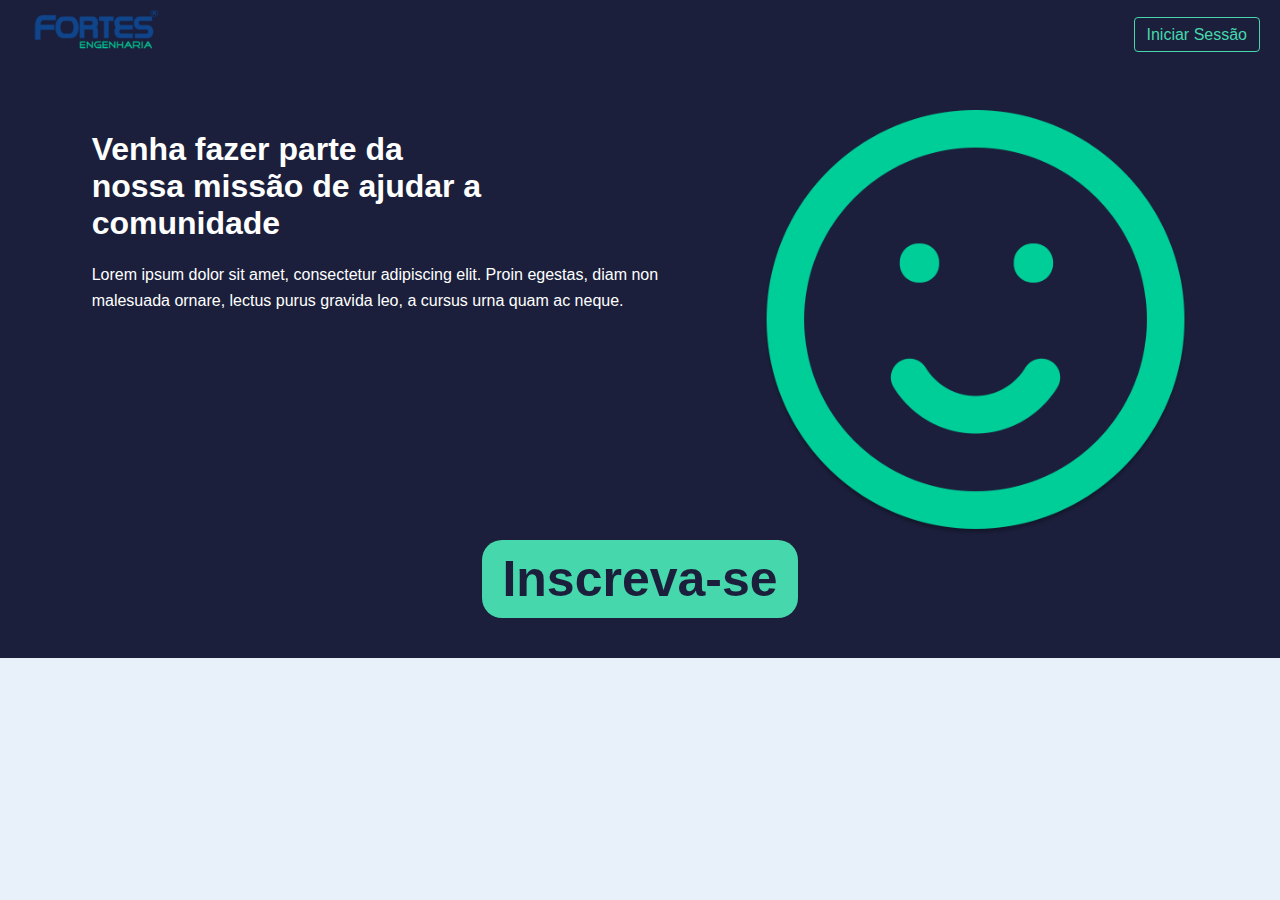
<file: index.html>
<!DOCTYPE html>
<html lang="pt-br">
<head>
    <meta charset="UTF-8">
    <meta name="viewport" content="width=device-width, initial-scale=1.0">
    <title>Fortes Engenharia</title>
    <link rel="stylesheet" href="CSS/index.css">
</head>
<body>
    <header>
        <img src="IMG/logo.png" alt="" id="logo">
        <div class="header-buttons">
            <a href="./HTML/login.html">Iniciar Sessão</a>
        </div>
    </header>

    <main>
        <section>
            <div id="texto">
                <h1>Venha fazer parte da<br>nossa missão de ajudar a<br>comunidade</h1>
                <p>Lorem ipsum dolor sit amet, consectetur adipiscing elit. Proin egestas, diam non malesuada ornare, lectus purus gravida leo, a cursus urna quam ac neque.</p>
            </div>
            <div>
                <img src="./IMG/smile.png" alt="" class="smiley">
            </div>
        </section>
        <a href="./HTML/cadastro.html" class="cta-button">Inscreva-se</a>
    </main>
</body>
</html>
</file>
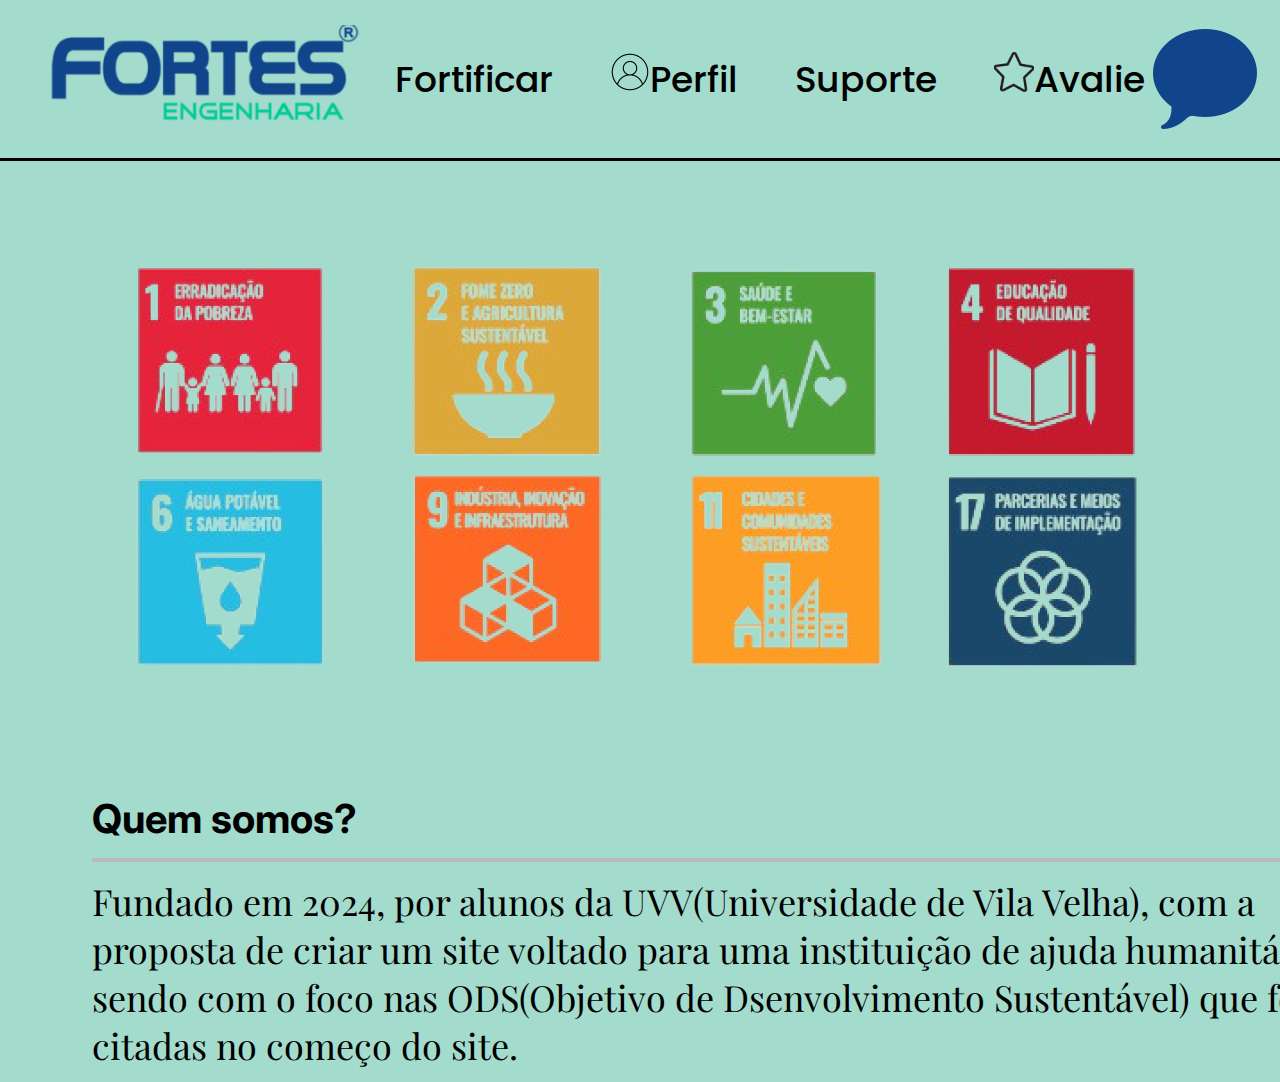
<file: HTML/index.html>
<!DOCTYPE html>
<html lang="pt-br">

<head>
    <meta charset="UTF-8">
    <meta name="viewport" content="width=device-width, initial-scale=1.0">
    <title>Document</title>
    <link rel="stylesheet" href="../CSS/style.css">
</head>

<body>
    <header>
        <div id="logo">
            <a href="../HTML/index.html"><img src="../IMG/logo.png" alt="logo"></a>
        </div>
        <nav>
            <a href="../HTML/fortificar.html">Fortificar</a>
            <a href=""><img src="../IMG/perfil.png" alt="perfil">Perfil</a>
            <a href="../HTML/suporte.html">Suporte</a>
            <a href="../HTML/avalie.html"><img src="../IMG/estrela.png" alt="estrela">Avalie</a>
        </nav>
        <div id="mensagem">
            <img src="../IMG/mensagem.png" alt="mensagem">
        </div>
    </header>
    <div id="line2"></div>
    <main>
        <div id="imgmain">
            <img src="../IMG/imagens.png" alt="imagens">
        </div>
        <div id="text">
            <h2>Quem somos?</h2>
            <div id="line"></div>
            <p>Fundado em 2024, por alunos da UVV(Universidade de Vila Velha), com a proposta de criar um site voltado
                para uma instituição de ajuda humanitária, sendo com o foco nas ODS(Objetivo de Dsenvolvimento
                Sustentável) que foram citadas no começo do site.</p>
        </div>
    </main>
</body>

</html>
</file>
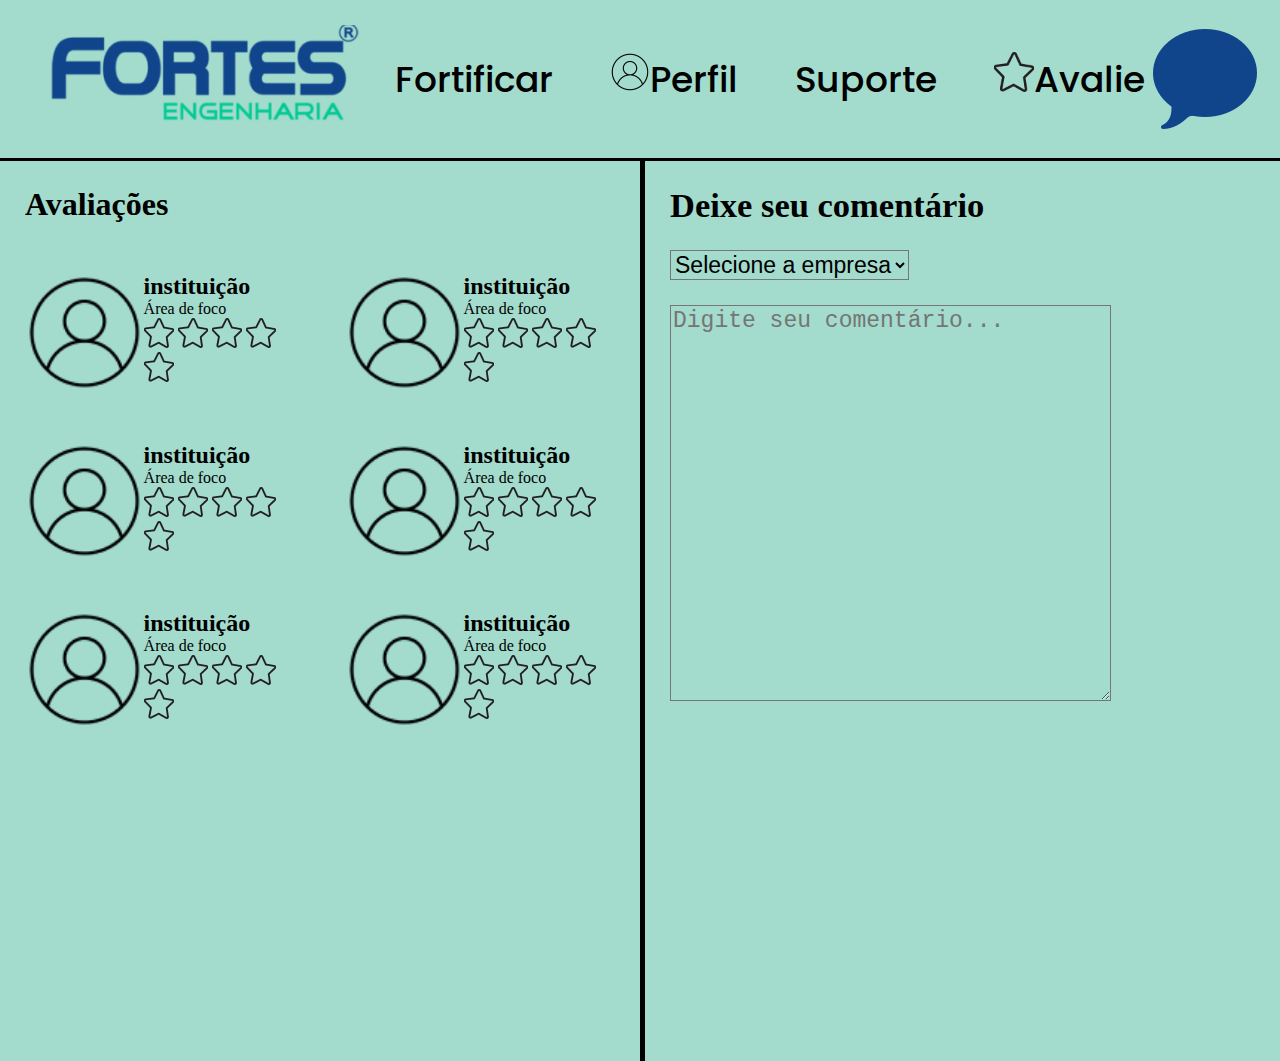
<file: HTML/avalie.html>
<!DOCTYPE html>
<html lang="pt-br">

<head>
    <meta charset="UTF-8">
    <meta name="viewport" content="width=device-width, initial-scale=1.0">
    <title>Document</title>
    <link rel="stylesheet" href="../CSS/style.css">
</head>

<body>
    <header>
        <div id="logo">
            <a href="../HTML/index.html"><img src="../IMG/logo.png" alt="logo"></a>
        </div>
        <nav>
            <a href="../HTML/fortificar.html">Fortificar</a>
            <a href=""><img src="../IMG/perfil.png" alt="perfil">Perfil</a>
            <a href="../HTML/suporte.html">Suporte</a>
            <a href="../HTML/avalie.html"><img src="../IMG/estrela.png" alt="estrela">Avalie</a>
        </nav>
        <div id="mensagem">
            <img src="../IMG/mensagem.png" alt="mensagem">
        </div>
    </header>
    <div id="line2"></div>
    <main>
        <div id="avalie">
            <div id="avaliacoes">
                <h1>Avaliações</h1>
                <div id="intituicoes">
                    <div id="linhainst">
                        <div id="instituicao">
                            <img src="../IMG/perfil.png" alt="perfil">
                            <div id="dadosinst">
                                <h2>instituição</h2>
                                <p>Área de foco</p>
                                <div id="estrelas">
                                    <img src="../IMG/estrela.png" alt="estrela">
                                    <img src="../IMG/estrela.png" alt="estrela">
                                    <img src="../IMG/estrela.png" alt="estrela">
                                    <img src="../IMG/estrela.png" alt="estrela">
                                    <img src="../IMG/estrela.png" alt="estrela">
                                </div>
                            </div>
                        </div>
                        <div id="instituicao">
                            <img src="../IMG/perfil.png" alt="perfil">
                            <div id="dadosinst">
                                <h2>instituição</h2>
                                <p>Área de foco</p>
                                <div id="estrelas">
                                    <img src="../IMG/estrela.png" alt="estrela">
                                    <img src="../IMG/estrela.png" alt="estrela">
                                    <img src="../IMG/estrela.png" alt="estrela">
                                    <img src="../IMG/estrela.png" alt="estrela">
                                    <img src="../IMG/estrela.png" alt="estrela">
                                </div>
                            </div>
                        </div>
                    </div>
                    <div id="linhainst">
                        <div id="instituicao">
                            <img src="../IMG/perfil.png" alt="perfil">
                            <div id="dadosinst">
                                <h2>instituição</h2>
                                <p>Área de foco</p>
                                <div id="estrelas">
                                    <img src="../IMG/estrela.png" alt="estrela">
                                    <img src="../IMG/estrela.png" alt="estrela">
                                    <img src="../IMG/estrela.png" alt="estrela">
                                    <img src="../IMG/estrela.png" alt="estrela">
                                    <img src="../IMG/estrela.png" alt="estrela">
                                </div>
                            </div>
                        </div>
                        <div id="instituicao">
                            <img src="../IMG/perfil.png" alt="perfil">
                            <div id="dadosinst">
                                <h2>instituição</h2>
                                <p>Área de foco</p>
                                <div id="estrelas">
                                    <img src="../IMG/estrela.png" alt="estrela">
                                    <img src="../IMG/estrela.png" alt="estrela">
                                    <img src="../IMG/estrela.png" alt="estrela">
                                    <img src="../IMG/estrela.png" alt="estrela">
                                    <img src="../IMG/estrela.png" alt="estrela">
                                </div>
                            </div>
                        </div>
                    </div>
                    <div id="linhainst">
                        <div id="instituicao">
                            <img src="../IMG/perfil.png" alt="perfil">
                            <div id="dadosinst">
                                <h2>instituição</h2>
                                <p>Área de foco</p>
                                <div id="estrelas">
                                    <img src="../IMG/estrela.png" alt="estrela">
                                    <img src="../IMG/estrela.png" alt="estrela">
                                    <img src="../IMG/estrela.png" alt="estrela">
                                    <img src="../IMG/estrela.png" alt="estrela">
                                    <img src="../IMG/estrela.png" alt="estrela">
                                </div>
                            </div>
                        </div>
                        <div id="instituicao">
                            <img src="../IMG/perfil.png" alt="perfil">
                            <div id="dadosinst">
                                <h2>instituição</h2>
                                <p>Área de foco</p>
                                <div id="estrelas">
                                    <img src="../IMG/estrela.png" alt="estrela">
                                    <img src="../IMG/estrela.png" alt="estrela">
                                    <img src="../IMG/estrela.png" alt="estrela">
                                    <img src="../IMG/estrela.png" alt="estrela">
                                    <img src="../IMG/estrela.png" alt="estrela">
                                </div>
                            </div>
                        </div>
                    </div>
                </div>
            </div>
            <div id="line3"></div>
            <div id="comentario">
                <h2>Deixe seu comentário</h2>
                <select>
                    <option selected disabled>Selecione a empresa</option>
                    <option value="empresa1">Empresa 1</option>
                    <option value="empresa2">Empresa 2</option>
                    <option value="empresa3">Empresa 3</option>
                </select>
                <br>
                <textarea rows="15" cols="30" placeholder="Digite seu comentário..."></textarea>
            </div>
        </div>
    </main>
</body>

</html>
</file>
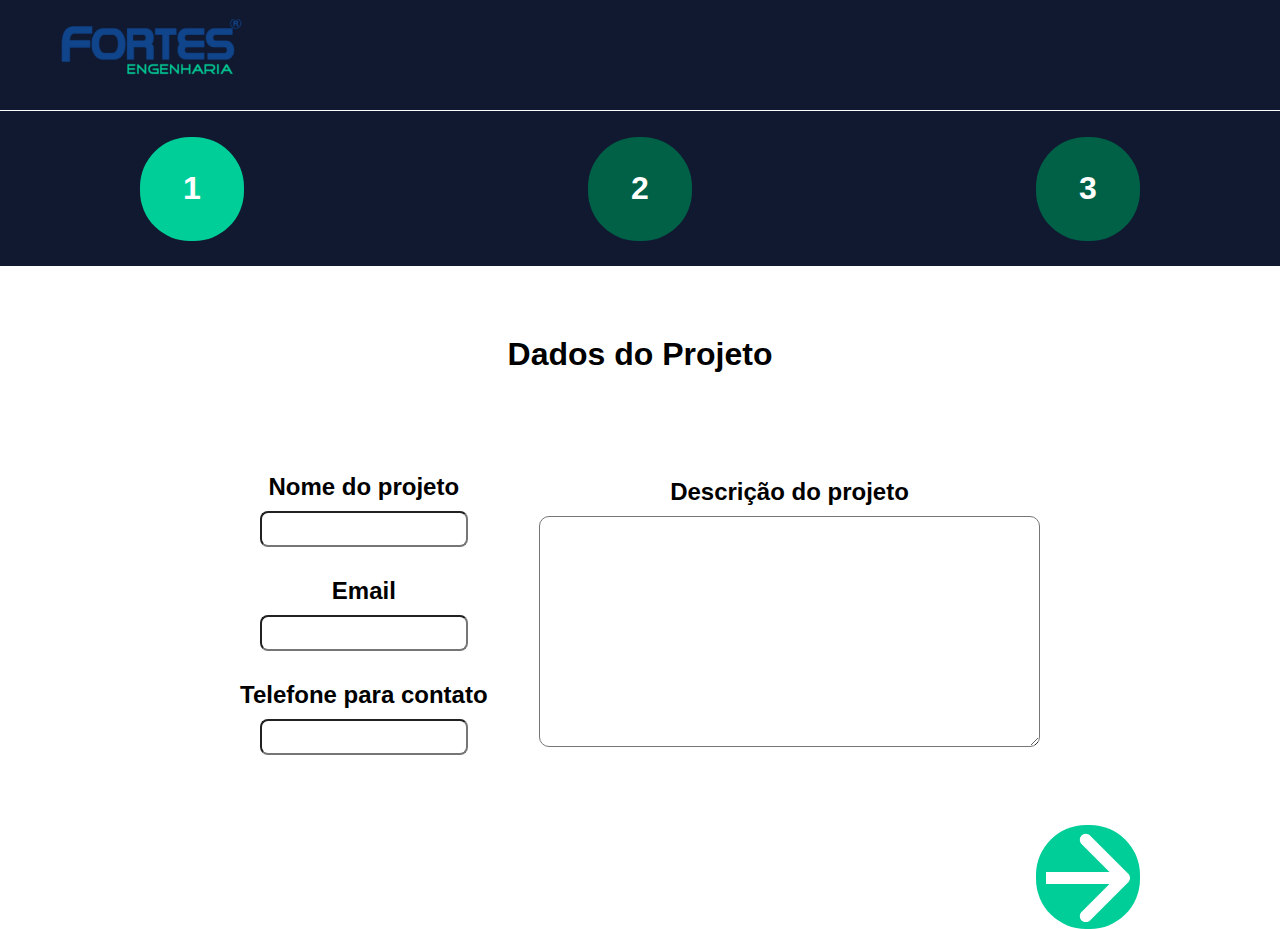
<file: HTML/cadastro.html>
<!DOCTYPE html>
<html lang="pt-br">

<head>
    <meta charset="UTF-8">
    <meta name="viewport" content="width=device-width, initial-scale=1.0">
    <title>Document</title>
    <link rel="stylesheet" href="../CSS/cadastro.css">
</head>

<body>
    <header>
        <img src="../IMG/logo.png" alt="logo">
    </header>
    <main>
        <div id="line"></div>
        <div id="sessoesholder">
            <div id="sessoes">
                <a href="#">
                    <div id="bolaclara">
                        <h1>1</h1>
                    </div>
                </a>
                <a href="./cadastro2.html">
                    <div id="bola">
                        <h1>2</h1>
                    </div>
                </a>
                <a href="./cadastro3.html">
                    <div id="bola">
                        <h1>3</h1>
                    </div>
                </a>
            </div>
        </div>
        <div id="dados">
            <h1>Dados do Projeto</h1>
            <div id="text">
                <div id="textleft">
                    <h2>Nome do projeto</h2>
                    <input type="text" name="" id="nprojeto">
                    <h2>Email</h2>
                    <input type="text" name="" id="email">
                    <h2>Telefone para contato</h2>
                    <input type="text" name="" id="tel">
                </div>
                <div id="textright">
                    <h2>Descrição do projeto</h2>
                    <textarea rows="15" cols="60"></textarea>
                </div>
            </div>
        </div>
        <div id="botoes1">
            <a href="./cadastro2.html">
                <div id="bolaclara"><img src="../IMG/setad.png" alt="seta-direita"></div>
            </a>
        </div>
    </main>
</body>

</html>
</file>
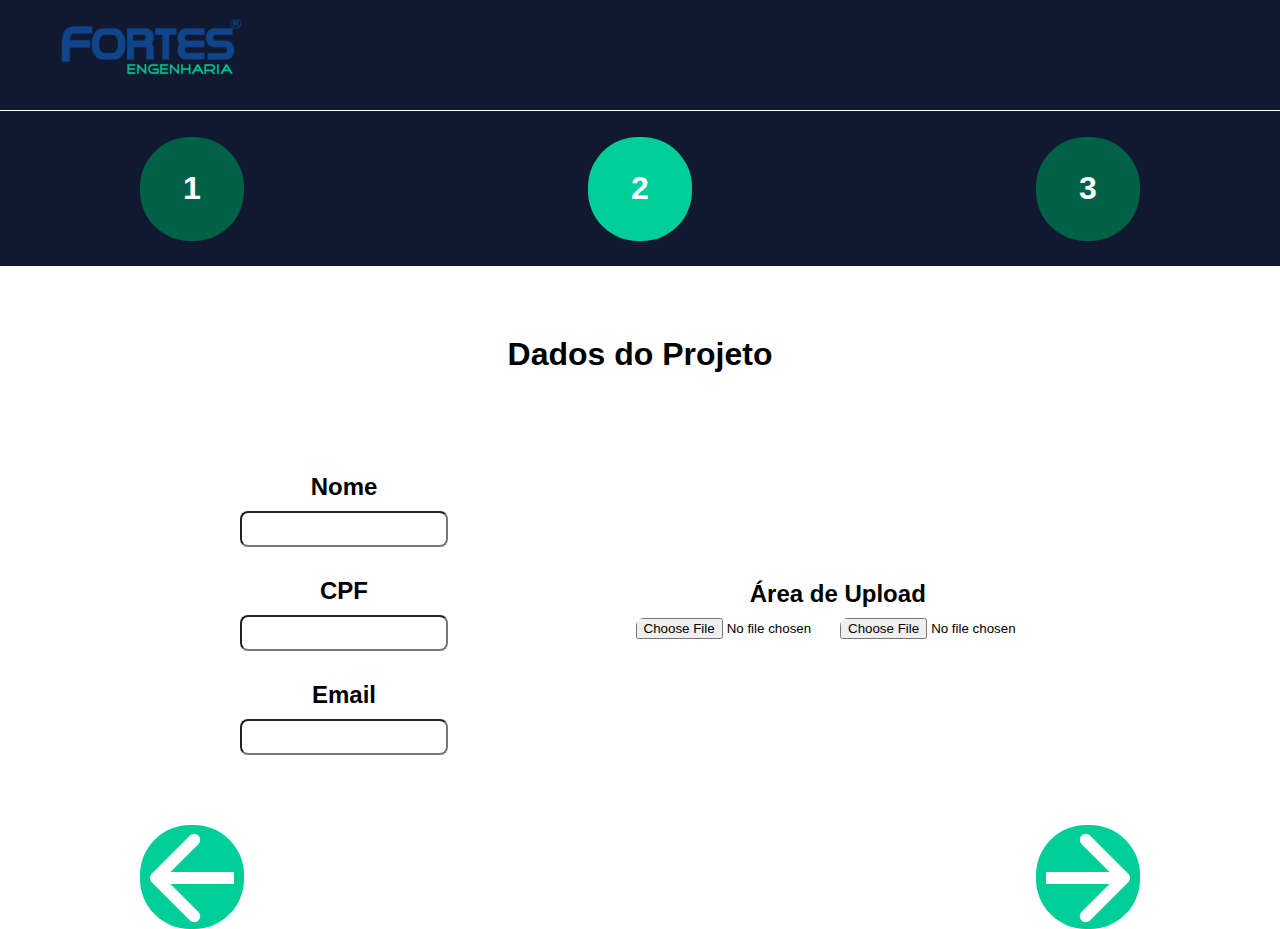
<file: HTML/cadastro2.html>
<!DOCTYPE html>
<html lang="pt-br">

<head>
    <meta charset="UTF-8">
    <meta name="viewport" content="width=device-width, initial-scale=1.0">
    <title>Document</title>
    <link rel="stylesheet" href="../CSS/cadastro.css">
</head>

<body>
    <header>
        <img src="../IMG/logo.png" alt="logo">
    </header>
    <main>
        <div id="line"></div>
        <div id="sessoesholder">
            <div id="sessoes">
                <a href="./cadastro.html">
                    <div id="bola">
                        <h1>1</h1>
                    </div>
                </a>
                <a href="./cadastro2.html">
                    <div id="bolaclara">
                        <h1>2</h1>
                    </div>
                </a>
                <a href="./cadastro3.html">
                    <div id="bola">
                        <h1>3</h1>
                    </div>
                </a>
            </div>
        </div>
        <div id="dados">
            <h1>Dados do Projeto</h1>
            <div id="text">
                <div id="textleft">
                    <h2>Nome</h2>
                    <input type="text" name="" id="nprojeto">
                    <h2>CPF</h2>
                    <input type="text" name="" id="email">
                    <h2>Email</h2>
                    <input type="text" name="" id="tel">
                </div>
                <div id="textright">
                    <h2>Área de Upload</h2>
                    <input type="file" name="frentecpf" id="frentecpf">
                    <input type="file" name="versocpf" id="versocpf">
                </div>
            </div>
        </div>
        <div id="botoes">
            <a href="./cadastro.html">
                <div id="bolaclara"><img src="../IMG/setae.png" alt="seta-esquerda"></div>
            </a>
            <a href="./cadastro3.html">
                <div id="bolaclara"><img src="../IMG/setad.png" alt="seta-direita"></div>
            </a>
        </div>
    </main>
</body>

</html>
</file>
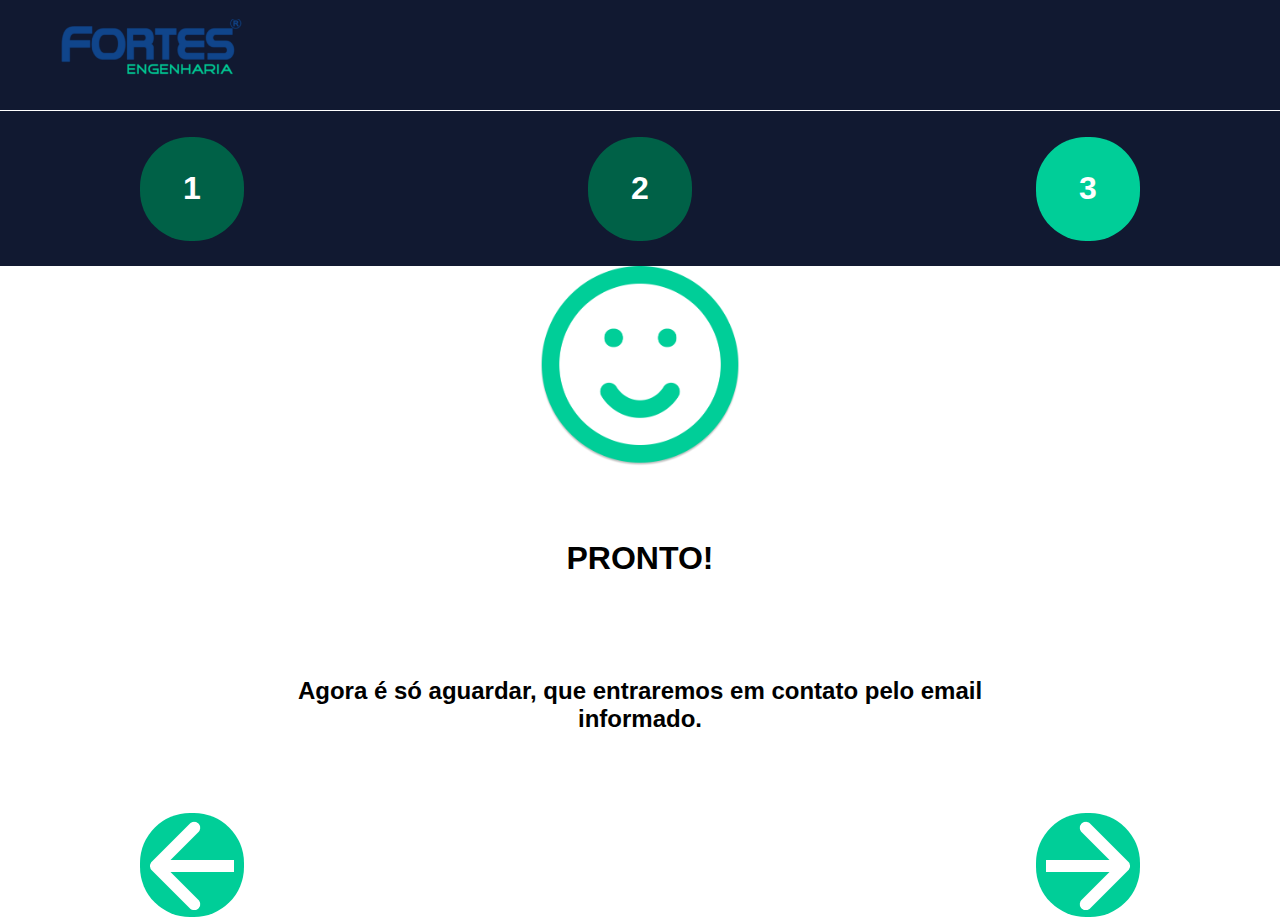
<file: HTML/cadastro3.html>
<!DOCTYPE html>
<html lang="pt-br">

<head>
    <meta charset="UTF-8">
    <meta name="viewport" content="width=device-width, initial-scale=1.0">
    <title>Document</title>
    <link rel="stylesheet" href="../CSS/cadastro.css">
</head>

<body>
    <header>
        <img src="../IMG/logo.png" alt="logo">
    </header>
    <main>
        <div id="line"></div>
        <div id="sessoesholder">
            <div id="sessoes">
                <a href="./cadastro.html">
                    <div id="bola">
                        <h1>1</h1>
                    </div>
                </a>
                <a href="./cadastro2.html">
                    <div id="bola">
                        <h1>2</h1>
                    </div>
                </a>
                <a href="./cadastro3.html">
                    <div id="bolaclara">
                        <h1>3</h1>
                    </div>
                </a>
            </div>
        </div>
        <div id="dados">
            <img src="../IMG/smile.png" alt="sorriso">
            <h1>PRONTO!</h1>
            <div id="text">
                <h2>Agora é só aguardar, que entraremos em contato pelo email informado.</h2>
            </div>
        </div>
        <div id="botoes">
            <a href="./cadastro2.html">
                <div id="bolaclara"><img src="../IMG/setae.png" alt="seta-esquerda"></div>
            </a>
            <a href="../index.html">
                <div id="bolaclara"><img src="../IMG/setad.png" alt="seta-direita"></div>
            </a>
        </div>
    </main>
</body>

</html>
</file>
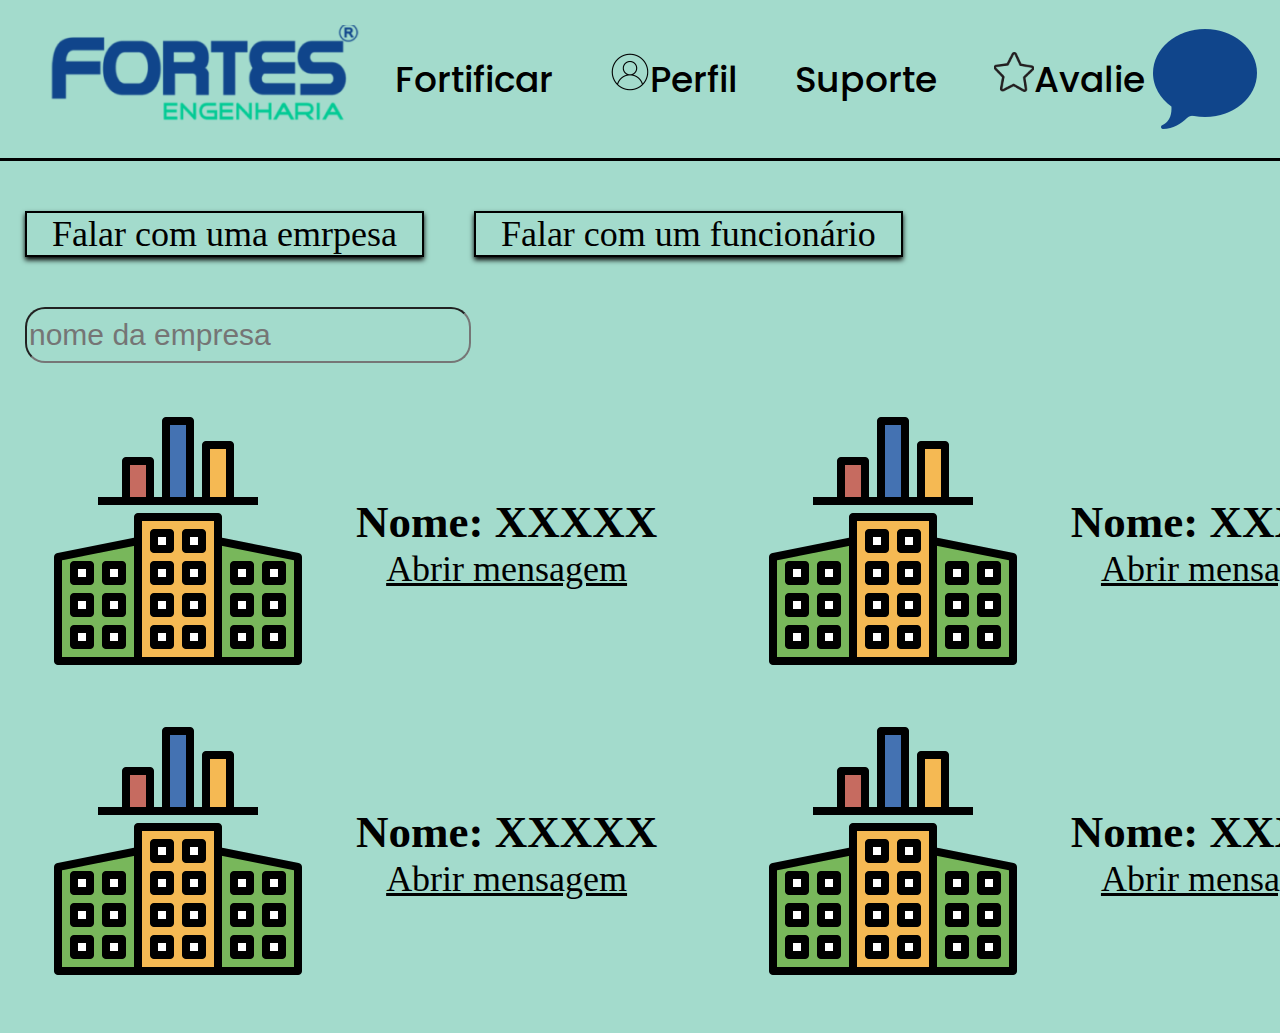
<file: HTML/fortificar.html>
<!DOCTYPE html>
<html lang="pt-br">

<head>
    <meta charset="UTF-8">
    <meta name="viewport" content="width=device-width, initial-scale=1.0">
    <title>Document</title>
    <link rel="stylesheet" href="../CSS/style.css">
</head>

<body>
    <header>
        <div id="logo">
            <a href="../HTML/index.html"><img src="../IMG/logo.png" alt="logo"></a>
        </div>
        <nav>
            <a href="../HTML/fortificar.html">Fortificar</a>
            <a href=""><img src="../IMG/perfil.png" alt="perfil">Perfil</a>
            <a href="../HTML/suporte.html">Suporte</a>
            <a href="../HTML/avalie.html"><img src="../IMG/estrela.png" alt="estrela">Avalie</a>
        </nav>
        <div id="mensagem">
            <img src="../IMG/mensagem.png" alt="mensagem">
        </div>
    </header>
    <div id="line2"></div>
    <main>
        <div id="novochat">
            <div id="outsidebox">
                <a href="falarcomempresa.html">Falar com uma emrpesa</a>
            </div>
            <div id="outsidebox">
                <a href="falarcomfuncionario.html">Falar com um funcionário</a>
            </div>
        </div>
        <div id="pesquisaempresa">
            <input type="text" name="pesquisarempresa" id="pesquisarempresa" placeholder="nome da empresa">
        </div>
        <div id="abrirmensagem">
            <div id="linha">
                <div id="mensagemempresa">
                    <div id="imagemempresa"><img src="../IMG/imgempresa.png" alt="imgempresa"></div>
                    <div id="dadosempresa">
                        <h2>Nome: XXXXX</h2>
                        <a href="mensagemempresa.html">Abrir mensagem</a>
                    </div>
                </div>
                <div id="mensagemempresa">
                    <div id="imagemempresa"><img src="../IMG/imgempresa.png" alt="imgempresa"></div>
                    <div id="dadosempresa">
                        <h2>Nome: XXXXX</h2>
                        <a href="mensagemempresa.html">Abrir mensagem</a>
                    </div>
                </div>
            </div>
            <div id="linha">
                <div id="mensagemempresa">
                    <div id="imagemempresa"><img src="../IMG/imgempresa.png" alt="imgempresa"></div>
                    <div id="dadosempresa">
                        <h2>Nome: XXXXX</h2>
                        <a href="mensagemempresa.html">Abrir mensagem</a>
                    </div>
                </div>
                <div id="mensagemempresa">
                    <div id="imagemempresa"><img src="../IMG/imgempresa.png" alt="imgempresa"></div>
                    <div id="dadosempresa">
                        <h2>Nome: XXXXX</h2>
                        <a href="mensagemempresa.html">Abrir mensagem</a>
                    </div>
                </div>
            </div>
        </div>
    </main>
</body>

</html>
</file>
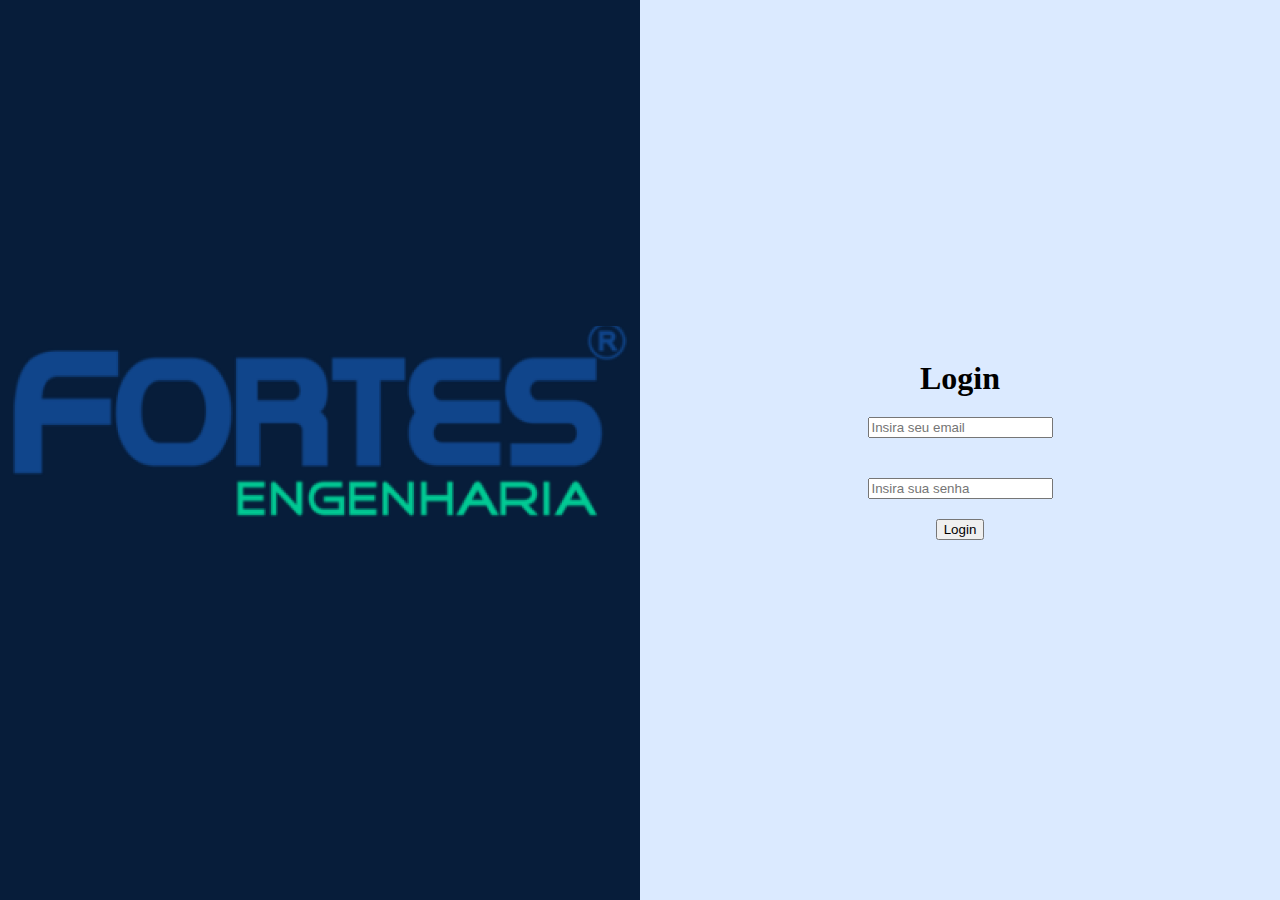
<file: HTML/login.html>
<!DOCTYPE html>
<html lang="pt-br">

<head>
    <meta charset="UTF-8">
    <meta name="viewport" content="width=device-width, initial-scale=1.0">
    <title>Login</title>
    <link rel="stylesheet" href="../CSS/login.css">
</head>

<body>
    <div id="left"><img src="../IMG/logo.png" alt="logo"></div>
    <div id="right">
        <div id="textholder">
            <h1>Login</h1>
            <input type="text" placeholder="Insira seu email" name="login" id="login">
            <br>
            <input type="password" placeholder="Insira sua senha" name="senha" id="senha">
            <br>
            <button type="button" onclick="login()">Login</button>
        </div>
    </div>
    <script src="../JS/login.js"></script>
</body>

</html>
</file>
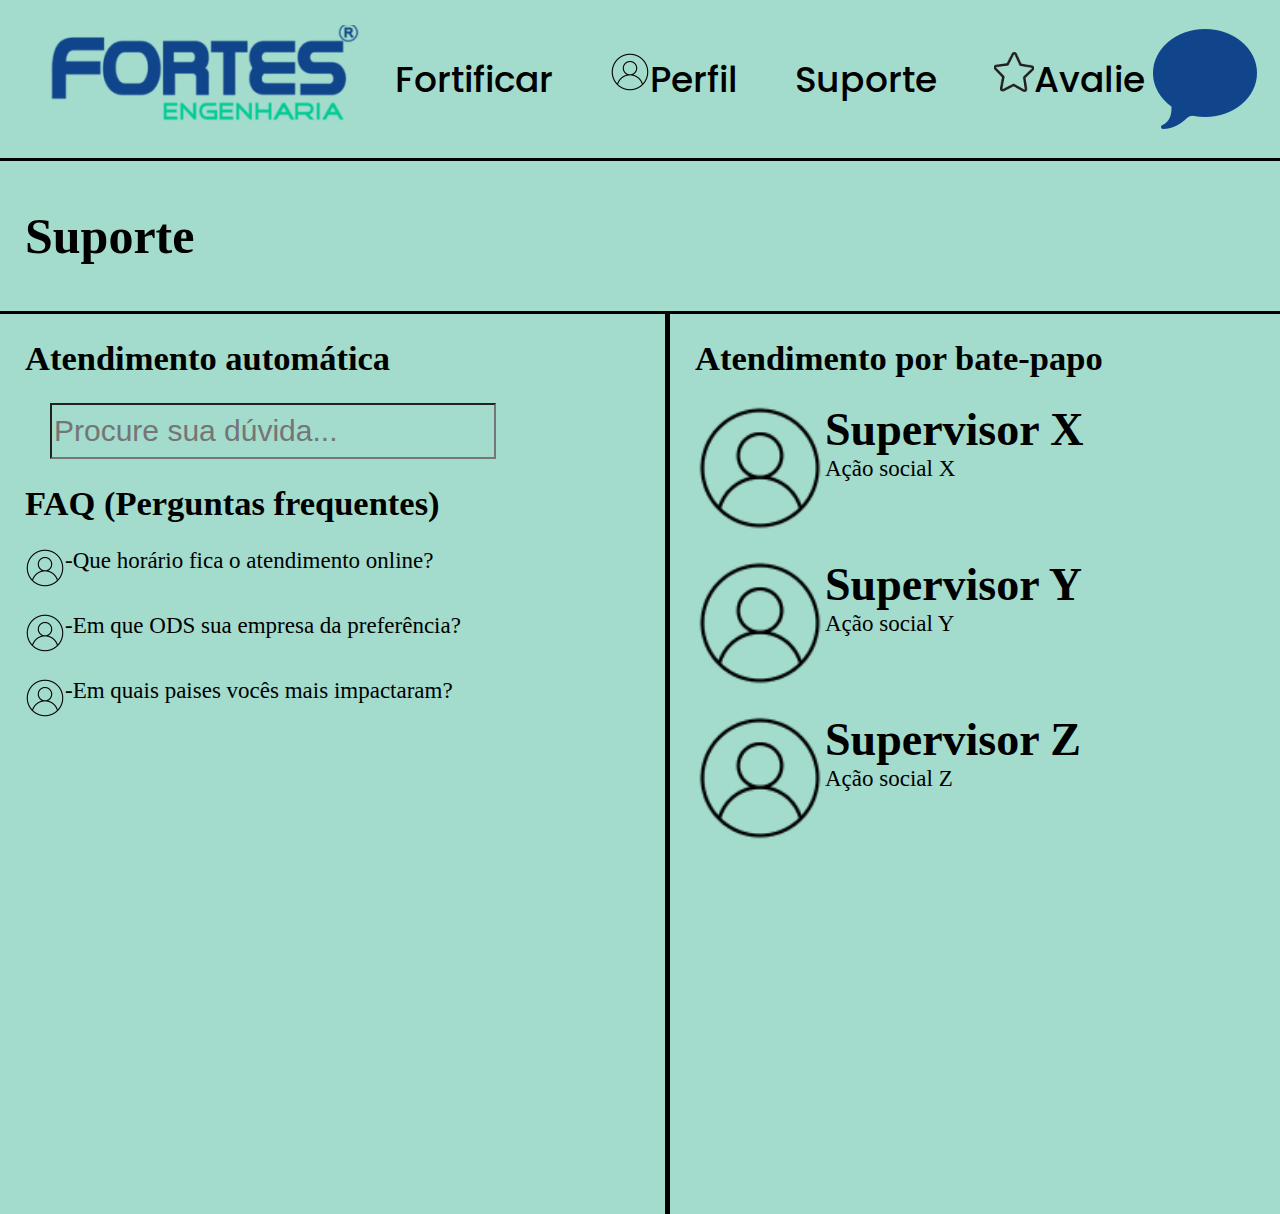
<file: HTML/suporte.html>
<!DOCTYPE html>
<html lang="pt-br">

<head>
    <meta charset="UTF-8">
    <meta name="viewport" content="width=device-width, initial-scale=1.0">
    <title>Document</title>
    <link rel="stylesheet" href="../CSS/style.css">
</head>

<body>
    <header>
        <div id="logo">
            <a href="../HTML/index.html"><img src="../IMG/logo.png" alt="logo"></a>
        </div>
        <nav>
            <a href="../HTML/fortificar.html">Fortificar</a>
            <a href=""><img src="../IMG/perfil.png" alt="perfil">Perfil</a>
            <a href="../HTML/suporte.html">Suporte</a>
            <a href="../HTML/avalie.html"><img src="../IMG/estrela.png" alt="estrela">Avalie</a>
        </nav>
        <div id="mensagem">
            <img src="../IMG/mensagem.png" alt="mensagem">
        </div>
    </header>
    <div id="line2"></div>
    <main>
        <div id="suporte">
            <h1>Suporte</h1>
        </div>
        <div id="line2"></div>
        <div id="atendimento">
            <div id="atendimentoautomatico">
                <h2>Atendimento automática</h2>
                <input type="text" name="pesquisarduvida" id="pesquisarduvida" placeholder="Procure sua dúvida...">
                <h2>FAQ (Perguntas frequentes)</h2>
                <div id="pergunta">
                    <img src="../IMG/perfil.png" alt="perfil">
                    <p>-Que horário fica o atendimento online?</p>
                </div>
                <div id="pergunta">
                    <img src="../IMG/perfil.png" alt="perfil">
                    <p>-Em que ODS sua empresa da preferência?</p>
                </div>
                <div id="pergunta">
                    <img src="../IMG/perfil.png" alt="perfil">
                    <p>-Em quais paises vocês mais impactaram?</p>
                </div>
            </div>
            <div id="line3"></div>
            <div id="atendimentobatepapo">
                <h2>Atendimento por bate-papo</h2>
                <div id="perguntabatepapo">
                    <img src="../IMG/perfil.png" alt="perfil">
                    <div id="dadosbatepapo">
                        <h1>Supervisor X</h1>
                        <p>Ação social X</p>
                    </div>
                </div>
                <div id="perguntabatepapo">
                    <img src="../IMG/perfil.png" alt="perfil">
                    <div id="dadosbatepapo">
                        <h1>Supervisor Y</h1>
                        <p>Ação social Y</p>
                    </div>
                </div>
                <div id="perguntabatepapo">
                    <img src="../IMG/perfil.png" alt="perfil">
                    <div id="dadosbatepapo">
                        <h1>Supervisor Z</h1>
                        <p>Ação social Z</p>
                    </div>
                </div>
            </div>
        </div>
    </main>
</body>

</html>
</file>
<file: CSS/index.css>
body {
    margin: 0;
    font-family: Arial, sans-serif;
    background-color: #e8f0fa;
    color: #DBEAFF;
}

header {
    background-color: #1b1f3b;
    display: flex;
    justify-content: space-between;
    align-items: center;
    padding: 10px 20px;
}

#logo {
    height: 50px;
}

.header-buttons a {
    background: none;
    border: 1px solid #47d7ac;
    color: #47d7ac;
    padding: 8px 12px;
    margin-left: 10px;
    cursor: pointer;
    border-radius: 4px;
    transition: 0.3s;
    text-decoration: none;
}

.header-buttons a:hover {
    text-decoration: none;
    background-color: #47d7ac;
    color: #1b1f3b;
}

main {
    text-align: center;
    padding: 40px 20px;
    background-color: #1b1f3b;
    color: #ffffff;
}

#texto{
    text-align: left;
}

main h1 {
    font-size: 32px;
    margin-bottom: 20px;
}

main p {
    font-size: 16px;
    line-height: 1.6;
    max-width: 600px;
    margin: 0 auto 20px;
}

main section {
    display: flex;
    justify-content: space-evenly;
}

.smiley {
    width: 425px;
}

.cta-button {
    display: inline-block;
    background-color: #47d7ac;
    color: #1b1f3b;
    padding: 10px 20px;
    font-size: 50px;
    font-weight: bold;
    text-decoration: none;
    border-radius: 20px;
    transition: 0.3s;
}

.cta-button:hover {
    background-color: #3cb890;
}

/* cadastro */

.container {
    padding: 20px;
    text-align: center;
    color: black;
}
.form-container {
    max-width: 600px;
    margin: 0 auto;
    background-color: white;
    padding: 20px;
    border-radius: 10px;
    box-shadow: 0 0 10px rgba(0, 0, 0, 0.1);
}
h1 {
    margin-bottom: 20px;
}
.form-group {
    margin-bottom: 15px;
    text-align: left;
}
label {
    display: block;
    font-weight: bold;
    margin-bottom: 5px;
}
input, textarea {
    width: 100%;
    padding: 10px;
    border: 1px solid #00cc99;
    border-radius: 5px;
    box-sizing: border-box;
}
textarea {
    height: 100px;
    resize: none;
}
.submit-button {
    display: inline-block;
    padding: 10px 20px;
    color: white;
    background-color: #00cc99;
    border: none;
    border-radius: 50%;
    font-size: 20px;
    cursor: pointer;
    transition: background-color 0.3s;
}
.submit-button:hover {
    background-color: #008f66;
}
</file>
<file: CSS/style.css>
*
{
    margin: 0;
    background-color: #A3DBCC;
}

@font-face {
    font-family: Poppins;
    src: url(../FONTE/Poppins-Medium.ttf);
}

@font-face {
    font-family: Inter;
    src: url(../FONTE/Inter-VariableFont_opsz\,wght.ttf);
}

@font-face {
    font-family: Playfair;
    src: url(../FONTE/PlayfairDisplay-VariableFont_wght.ttf);
}

header
{
    margin-left: 15px;
    margin-right: 15px;
    display: flex;
    align-items: center;
    justify-content: space-between;
}

nav
{
    display: flex;
    align-items: center;
    justify-content:space-between;
    width: 1000px;
    font-family: 'Poppins';
}

#logo img
{
    margin-top: 25px;
    width: 380px;
}

#mensagem img
{
    width: 120px;
}

nav img
{
    width: 40px;
}

header a
{
    font-size: 36px;
    text-decoration: none;
    color: black;
}

#novochat a
{
    font-size: 36px;
    text-decoration: none;
    color: black;
}

#abrirmensagem a
{
    font-size: 36px;
    color: black;
}

#line2
{
    width: 100vw;
    height: 3px;
    background-color: black;
}

#text
{
    height: 288px;
    width: 1304px;
    margin-left: 92px;
}

#text h2
{
    font-size: 40px;
    font-family: 'Inter';
}

#text p
{
    font-family: Playfair;
    font-size: 36px;
}

main
{
    width: 100vw;
    height: 100%;
}

main img
{
    width: 1200px;
}

#imgmain
{
    margin-top: 100px;
    margin-bottom: 100px;
    display: flex;
    width: 100%;
    justify-content: center;
}

#line
{
    margin-top: 15px;
    margin-bottom: 15px;
    background-color: #BABABA;
    width: 100%;
    height: 4px;
}

#mensagemempresa
{
    display: flex;
    justify-content: center;
    align-items: center;
}


#mensagemempresa img
{
    width: 256px;
}

#dadosempresa
{
    margin-left: 50px;
    font-size: 30px;
}

#novochat
{
    display: flex;
    margin-top: 50px;
    margin-bottom: 25px;
    margin-left: 25px;
}

#outsidebox
{
    border: 2px solid black;
    margin-right: 50px;
    box-shadow: 0px 3px 5px black;
}

#novochat a
{
    margin-right: 25px;
    margin-left: 25px;
}

#pesquisaempresa input
{
    height: 50px;
    width: 438px;
    border-radius: 20px;
    margin-left: 25px;
    margin-top: 25px;
    margin-bottom: 25px;
    font-size: 30px;
}

#atendimentoautomatico input
{
    height: 50px;
    width: 438px;
    margin-left: 25px;
    margin-top: 25px;
    margin-bottom: 25px;
    font-size: 30px;
}

#abrirmensagem
{
    margin-left: 50px;
    margin-top: 25px;
    width: 1322px;
    text-align: center;
}

#linha
{
    display: flex;
    justify-content: space-between;
    margin-bottom: 50px;
}

#atendimento
{
    display: flex;
    width: 100vw;
}

#atendimentoautomatico img
{
    width: 40px;
}

#atendimentobatepapo img
{
    width: 130px;
}

#pergunta
{
    display: flex;
}

#perguntabatepapo
{
    display: flex;
}

#line3
{
    background-color: black;
    width: 5px;
    height: 100vh; 
}

#atendimentoautomatico
{
    padding-left: 25px;
    margin-top: 25px;
    margin-bottom: 25px;
    width: 50%;
    font-size: 23px;
}

#atendimentobatepapo
{
    font-size: 23px;
    padding-left: 25px;
    margin-top: 25px;
    margin-bottom: 25px;
}

#perguntabatepapo
{
    margin-top: 25px;
    margin-bottom: 25px;
}

#suporte
{
    display: flex;
    align-items: center;
    margin-left: 25px;
    font-size: 25px;
    height: 150px;
}

#pergunta
{
    margin-top: 25px;
    margin-bottom: 25px;
}

#avaliacoes img
{
    width: 130px;
}

#avaliacoes
{
    width: 50%;
}

#avaliacoes h1
{
    margin: 25px;
}

#estrelas img
{
    width: 30px;
}

#linhainst
{
    display: flex;
    justify-content: space-around;
    align-content: center;
}

#instituicao
{
    display: flex;
    margin: 25px;
}

#avalie
{
    display: flex;
}

#comentario
{
    margin: 25px;
    font-size: 23px;
}

#comentario select
{
    margin-top: 25px;
    font-size: 23px;
}

#comentario textarea
{
    margin-top: 25px;
    font-size: 23px;
}
</file>
<file: CSS/cadastro.css>
*
{
    margin: 0;
    font-family: 'Lucida Sans', 'Lucida Sans Regular', 'Lucida Grande', 'Lucida Sans Unicode', Geneva, Verdana, sans-serif;
}

header
{
    height: 110px;
    width: 100vw;
    background-color: #111931;
    display: flex;
    align-items: center;
    padding-left: 40px;
}

header img
{
    width: 223px;
}

#line
{
    width: 100vw;
    height: 1px;
    background-color: white;
}

#sessoesholder
{
    display: flex;
    align-items: center;
    justify-content:center;
    height: 155px;
    width: 100vw;
    background-color: #111931;
}

#sessoes
{
    display: flex;
    align-items: center;
    justify-content:space-between;
    height: 100%;
    width: 1000px;
}

#bola
{
    border-radius: 50px;
    height: 104px;
    width: 104px;
    background-color: #006147;
    display: flex;
    align-items: center;
    justify-content: center;
}

#bolaclara
{
    border-radius: 50px;
    height: 104px;
    width: 104px;
    background-color: #00CE98;
    display: flex;
    align-items: center;
    justify-content: center;
}

#dados
{
    text-align: center;
    margin-left: auto;
    margin-right: auto;
    width: 800px;
}

#dados h1
{
    margin: 70px;
}

#text
{
    display: flex;
    width: 800px;
    align-items: center;
    justify-content: space-between;
}

#text h2
{
    margin-top: 30px;
    margin-bottom: 10px;
}

#text input
{
    border-radius: 8px;
    height: 30px;
    width: 200px;
}

#text textarea
{
    border-radius: 10px;
}

a
{
    text-decoration: none;
    color: white;
}

#botoes
{
    margin-top: 70px;
    width: 1000px;
    display: flex;
    align-items: center;
    justify-content: space-between;
    margin-left: auto;
    margin-right: auto;
}

#botoes1
{
    margin-top: 70px;
    width: 1000px;
    display: flex;
    align-items: center;
    justify-content: right;
    margin-left: auto;
    margin-right: auto;
}

#dados img
{
    height: 200px;
}
</file>
<file: CSS/login.css>
*
{
    margin: 0;
}

body
{
    display: flex;
    align-items: center;
    justify-content: center;
    height: 100vh;
}

#left
{
    height: 100%;
    width: 50vw;
    background-color: #071d3a;
    display: flex;
    justify-content: center;
    align-items: center;
}

#right
{
    height: 100%;
    width: 50vw;
    background-color: #DBEAFF;
    display: flex;
    justify-content: center;
    align-items: center;
}

#textholder
{
    text-align: center;
}

#textholder input
{
    margin: 20px;
}
</file>
